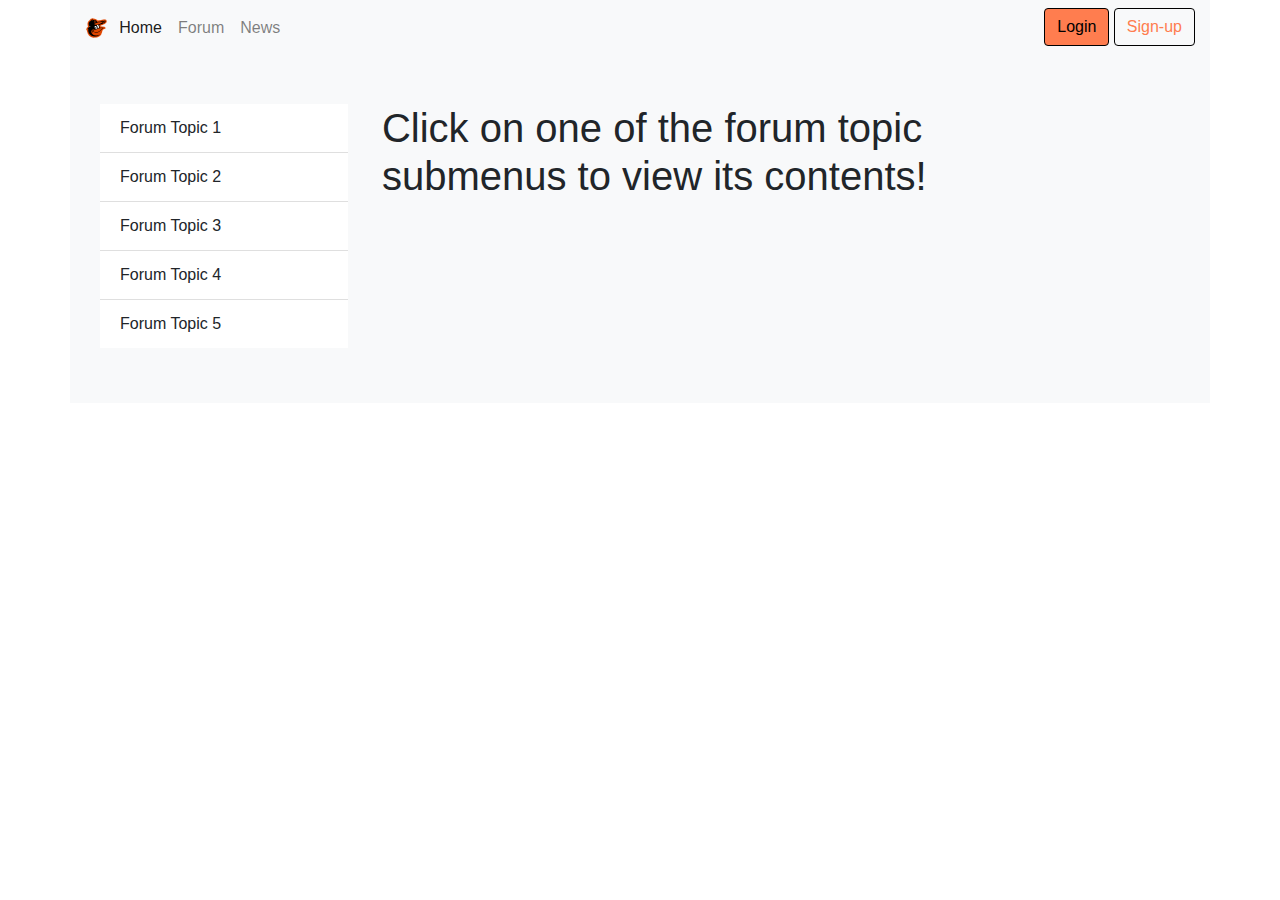
<file: forum.html>
<!doctype html>
<html lang="en">

<head>
    <!-- Required meta tags -->
    <meta charset="utf-8">
    <meta name="viewport" content="width=device-width, initial-scale=1, shrink-to-fit=no">

    <!-- Bootstrap CSS -->
    <link rel="stylesheet" href="https://stackpath.bootstrapcdn.com/bootstrap/4.3.1/css/bootstrap.min.css" integrity="sha384-ggOyR0iXCbMQv3Xipma34MD+dH/1fQ784/j6cY/iJTQUOhcWr7x9JvoRxT2MZw1T" crossorigin="anonymous">
    <link rel="stylesheet" href="css/forum.css">

    <title>Forum</title>
</head>

<body>
    <div class="wrap">
        <div class="container">
            <div class="sticky row">
                <div class="sticky col-md-8 col-sm-6 col-2 nav">
                    <nav class="smoll navbar navbar-expand-lg navbar-light bg-light">
                        <img class="d-none d-lg-block bird img-fluid mr-1" src="img/oriole_bird_icon.svg">
                        <button class="navbar-toggler" type="button" data-toggle="collapse" data-target="#navbarNavAltMarkup" aria-controls="navbarNavAltMarkup" aria-expanded="false" aria-label="Toggle navigation">
                            <span class="navbar-toggler-icon"></span>
                        </button>
                        <div class="collapse navbar-collapse " id="navbarNavAltMarkup">
                            <div class="navbar-nav">
                                <a class="nav-item nav-link active" href="index.html">Home<span class="sr-only">(current)</span></a>
                                <a class="nav-item nav-link" href="#">Forum</a>
                                
                                <a class="nav-item nav-link" href="news.html">News</a>

                            </div>

                        </div>
                    </nav>
                </div>
                <div class="col-md-4 col-sm-6 col 3 text-right">
                     <a href="login.html"><button type="button" class="btn primary mt-2" >Login</button></a>
                    <a href="signup.html"><button type="button" class="sign btn mt-2">Sign-up</button></a>
                </div>
            </div>
            <div clas="forum row">

                <div class="blah test col-3 mt-5">
                    <ul class="blah list-group list-group-flush">
                        <li id="1" class="list-group-item">Forum Topic 1</li>
                        <li id="2" class="list-group-item">Forum Topic 2</li>
                        <li id="3"class="list-group-item">Forum Topic 3</li>
                        <li id="4"class="list-group-item">Forum Topic 4</li>
                        <li id="5"class="list-group-item">Forum Topic 5</li>
                    </ul>

                </div>
                <div class="test col-8 mt-5"id="instructions">
                    <h1>Click on one of the forum topic submenus to view its contents!</h1>
                </div>
                <div class="test col-8 mt-5">
                    <div class="forum-content" id="content">
                         <h1>3 for 7 in last 10 Games</h1>
						<p>The Orioles have gone 3 for 7 in their last 10 games. Will the seasons continue to look this bleak or will there be some turn around after the All-Star game?</p><br>
						<p>Discuss:</p>
                        
                        <div class="m-5" id="comments">

                        </div>

                        
                        <div class="mt-5" id="comments">
                            <span class="blah">Leave a comment: </span>
                            <textarea id="comment" rows="4" cols="50"></textarea><br>
                        </div>
                        <div class="text-center">
                            <button id="submit" class="text-center" type="button">Submit</button>
                        </div>
                    </div>
                    <div class="forum-content" id="content2">
                        This will be the content of the forum post! This will be the content of the forum post! This will be the content of the forum post!This will be the content of the forum post! This will be the content of the forum post! This will be the content of the forum post! This will be the content of the forum post!


                        <div class="m-5" id="comments2">

                        </div>

                        
                        <div class="mt-5">
                            <span class="blah">Leave a comment: </span>
                            <textarea id="comment2" rows="4" cols="50"></textarea><br>
                        </div>
                        <div class="text-center">
                            <button id="submit2" class="text-center" type="button">Submit</button>
                        </div>

                    </div>
                    <div class="forum-content" id="content3">
                        This will be the content of the forum post! This will be the content of the forum post! This will be the content of the forum post!This will be the content of the forum post! This will be the content of the forum post! This will be the content of the forum post! This will be the content of the forum post!


                        <div class="m-5" id="comments3">

                        </div>

                        
                        <div class="mt-5">
                            <span class="blah">Leave a comment: </span>
                            <textarea id="comment3" rows="4" cols="50"></textarea><br>
                        </div>
                        <div class="text-center">
                            <button id="submit3" class="text-center" type="button">Submit</button>
                        </div>

                    </div>
                    <div class="forum-content" id="content4">
                        This will be the content of the forum post! This will be the content of the forum post! This will be the content of the forum post!This will be the content of the forum post! This will be the content of the forum post! This will be the content of the forum post! This will be the content of the forum post!


                        <div class="m-5" id="comments4">

                        </div>

                        
                        <div class="mt-5">
                            <span class="blah">Leave a comment: </span>
                            <textarea id="comment4" rows="4" cols="50"></textarea><br>
                        </div>
                        <div class="text-center">
                            <button id="submit4" class="text-center" type="button">Submit</button>
                        </div>

                    </div>
                    <div class="forum-content" id="content2">
                        This will be the content of the forum post! This will be the content of the forum post! This will be the content of the forum post!This will be the content of the forum post! This will be the content of the forum post! This will be the content of the forum post! This will be the content of the forum post!


                        <div class="m-5" id="comments">

                        </div>

                        
                        <div class="mt-5" id="comments">
                            <span class="blah">Leave a comment: </span>
                            <textarea id="comment" rows="4" cols="50"></textarea><br>
                        </div>
                        <div class="text-center">
                            <button id="submit" class="text-center" type="button">Submit</button>
                        </div>

                    </div>
                    <div class="forum-content" id="content5">
                        This will be the content of the forum post! This will be the content of the forum post! This will be the content of the forum post!This will be the content of the forum post! This will be the content of the forum post! This will be the content of the forum post! This will be the content of the forum post!


                        <div class="m-5" id="comments5">

                        </div>

                        
                        <div class="mt-5">
                            <span class="blah">Leave a comment: </span>
                            <textarea id="comment5" rows="4" cols="50"></textarea><br>
                        </div>
                        <div class="text-center">
                            <button id="submit5" class="text-center" type="button">Submit</button>
                        </div>

                    </div>
                  

                </div>
            </div>

        </div>

        <!-- Optional JavaScript -->
        <!-- jQuery first, then Popper.js, then Bootstrap JS -->
        <script src="https://code.jquery.com/jquery-3.4.0.js" integrity="sha256-DYZMCC8HTC+QDr5QNaIcfR7VSPtcISykd+6eSmBW5qo=" crossorigin="anonymous"></script>
        <script src="script/forum.js"></script>
        <script src="https://cdnjs.cloudflare.com/ajax/libs/popper.js/1.14.7/umd/popper.min.js" integrity="sha384-UO2eT0CpHqdSJQ6hJty5KVphtPhzWj9WO1clHTMGa3JDZwrnQq4sF86dIHNDz0W1" crossorigin="anonymous"></script>
        <script src="https://stackpath.bootstrapcdn.com/bootstrap/4.3.1/js/bootstrap.min.js" integrity="sha384-JjSmVgyd0p3pXB1rRibZUAYoIIy6OrQ6VrjIEaFf/nJGzIxFDsf4x0xIM+B07jRM" crossorigin="anonymous"></script>
</body>

</html>
</file>
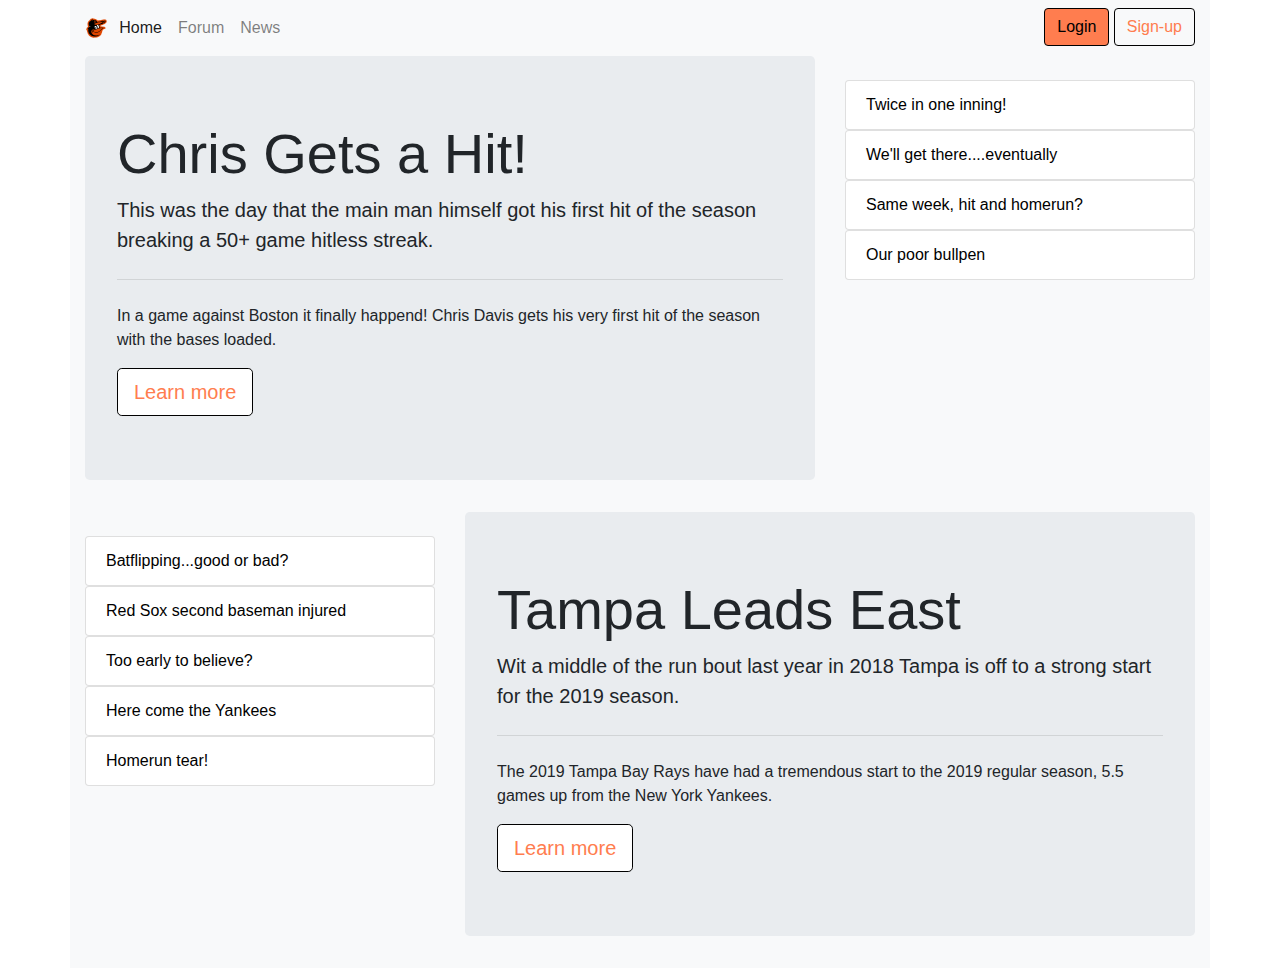
<file: news.html>
<!doctype html>
<html lang="en">

<head>
    <!-- Required meta tags -->
    <meta charset="utf-8">
    <meta name="viewport" content="width=device-width, initial-scale=1, shrink-to-fit=no">

    <!-- Bootstrap CSS -->
    <link rel="stylesheet" href="https://stackpath.bootstrapcdn.com/bootstrap/4.3.1/css/bootstrap.min.css" integrity="sha384-ggOyR0iXCbMQv3Xipma34MD+dH/1fQ784/j6cY/iJTQUOhcWr7x9JvoRxT2MZw1T" crossorigin="anonymous">
    <link rel="stylesheet" href="css/news.css">

    <title>News</title>
</head>

<body>
    <div class="wrap">
        <div class="container ">
            <div class="sticky row">
                <div class="sticky col-md-8 col-sm-6 col-2 nav">
                    <nav class="smoll navbar navbar-expand-lg navbar-light bg-light">
                        <img class="d-none d-lg-block bird img-fluid mr-1" src="img/oriole_bird_icon.svg">
                        <button class="navbar-toggler" type="button" data-toggle="collapse" data-target="#navbarNavAltMarkup" aria-controls="navbarNavAltMarkup" aria-expanded="false" aria-label="Toggle navigation">
                            <span class="navbar-toggler-icon"></span>
                        </button>
                        <div class="collapse navbar-collapse " id="navbarNavAltMarkup">
                            <div class="navbar-nav">
                                <a class="nav-item nav-link active" href="index.html">Home<span class="sr-only">(current)</span></a>
                                <a class="nav-item nav-link" href="forum.html">Forum</a>

                                <a class="nav-item nav-link" href="news.html">News</a>

                            </div>

                        </div>
                    </nav>
                </div>
                <div class="col-md-4 col-sm-6 col 3 text-right">
                    <a href="login.html"><button type="button" class="btn primary mt-2">Login</button></a>
                    <a href="signup.html"><button type="button" class="sign btn mt-2">Sign-up</button></a>
                </div>
            </div><!-- end of nav container -->

            <div class="row">

                <div class="col-md-8 col-sm-12">
                    <div class="jumbotron">
                        <h1 class="display-4">Chris Gets a Hit!</h1>
                        <p class="lead">This was the day that the main man himself got his first hit of the season breaking a 50+ game hitless streak.</p>
                        <hr class="my-4">
                        <p>In a game against Boston it finally happend! Chris Davis gets his very first hit of the season with the bases loaded.</p>
                        <a class="jumbo btn btn-primary btn-lg" href="https://calltothepen.com/2019/04/13/baltimore-orioles-chris-davis-gets-first-hit-year/" role="button" target="_blank">Learn more</a>
                    </div>
                </div>

                <div class="col-md-4 col-sm-12">
                    <ul class="list-group mt-4">
                        <a href="https://www.mlb.com/news/kevin-kiermaier-caught-stealing-twice-in-one-inning" target="_blank">
                            <li class="list-group-item" aria-disabled="true">Twice in one inning!</li>
                        </a>
                        <a href="https://www.mlb.com/orioles/news/david-hess-struggles-in-orioles-loss-to-rays" target="_blank">
                            <li class="list-group-item">We'll get there....eventually</li>
                        </a>
                        <a href="https://www.mlb.com/orioles/news/chris-davis-first-homer-of-2019" target="_blank">
                            <li class="list-group-item">Same week, hit and homerun?</li>
                        </a>
                        <a href="https://www.mlb.com/orioles/news/orioles-richard-bleier-injured-list" target="_blank">
                            <li class="list-group-item">Our poor bullpen</li>
                        </a>
                      

                    </ul>
                </div>
            </div>

            <div class="reverse row">
                <div class="col-md-4 col-sm-12 order-sm-last order-lg-first">
                    <ul class="list-group mt-4">
                        <a href="https://www.mlb.com/news/players-react-on-twitter-to-tim-anderson-bat-flip" target="_blank">
                            <li class="list-group-item" aria-disabled="true">Batflipping...good or bad?</li>
                        </a>
                        <a href="https://www.mlb.com/news/dustin-pedroia-exits-game-with-knee-injury" target="_blank">
                            <li class="list-group-item">Red Sox second baseman injured</li>
                        </a>
                        <a href="https://www.mlb.com/news/3-mlb-teams-to-believe-in" target="_blank">
                            <li class="list-group-item">Too early to believe?</li>
                        </a>
                        <a href="https://www.mlb.com/news/a-look-at-the-yankees-injury-timetables" target="_blank">
                            <li class="list-group-item">Here come the Yankees</li>
                        </a>
                        <a href="https://www.mlb.com/news/marcell-ozuna-hot-streak-continues" target="_blank">
                            <li class="list-group-item">Homerun tear!</li>
                        </a>
                        

                    </ul>
                </div>
                <div class="col-md-8 col-sm-12 order-sm-first">
                    <div class="jumbotron">
                        <h1 class="display-4">Tampa Leads East</h1>
                        <p class="lead">Wit a middle of the run bout last year in 2018 Tampa is off to a strong start for the 2019 season.</p>
                        <hr class="my-4">
                        <p>The 2019 Tampa Bay Rays have had a tremendous start to the 2019 regular season, 5.5 games up from the New York Yankees.</p>
                        <a class="jumbo btn btn-primary btn-lg" href="http://www.espn.com/mlb/standings" role="button" target="_blank">Learn more</a>
                    </div>
                </div>
            </div>
        </div>
    </div>

    <!-- Optional JavaScript -->
    <!-- jQuery first, then Popper.js, then Bootstrap JS -->
    <script src="https://code.jquery.com/jquery-3.3.1.slim.min.js" integrity="sha384-q8i/X+965DzO0rT7abK41JStQIAqVgRVzpbzo5smXKp4YfRvH+8abtTE1Pi6jizo" crossorigin="anonymous"></script>
    <script src="https://cdnjs.cloudflare.com/ajax/libs/popper.js/1.14.7/umd/popper.min.js" integrity="sha384-UO2eT0CpHqdSJQ6hJty5KVphtPhzWj9WO1clHTMGa3JDZwrnQq4sF86dIHNDz0W1" crossorigin="anonymous"></script>
    <script src="https://stackpath.bootstrapcdn.com/bootstrap/4.3.1/js/bootstrap.min.js" integrity="sha384-JjSmVgyd0p3pXB1rRibZUAYoIIy6OrQ6VrjIEaFf/nJGzIxFDsf4x0xIM+B07jRM" crossorigin="anonymous"></script>
</body>

</html>
</file>
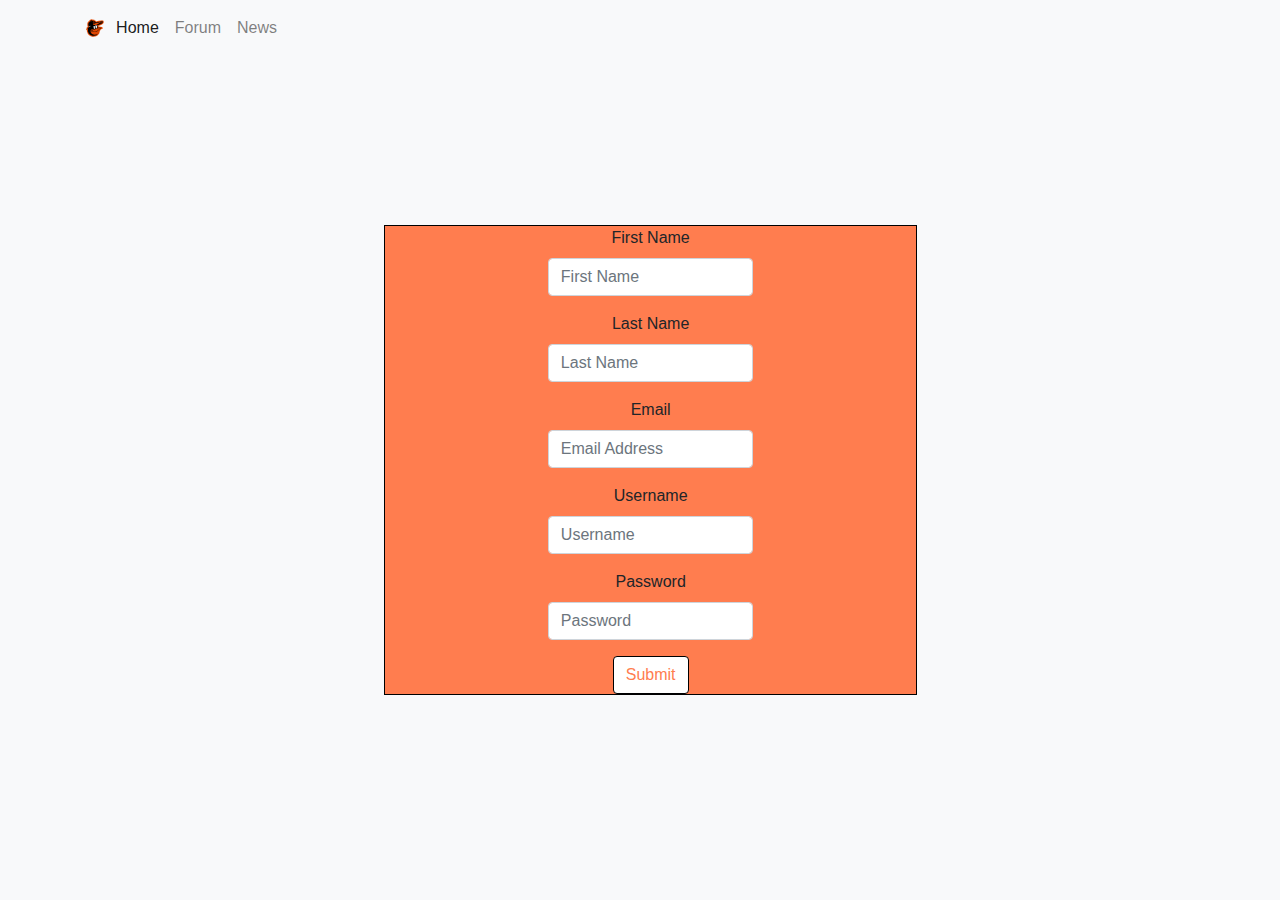
<file: signup.html>
<!doctype html>
<html lang="en">

<head>
    <!-- Required meta tags -->
    <meta charset="utf-8">
    <meta name="viewport" content="width=device-width, initial-scale=1, shrink-to-fit=no">

    <!-- Bootstrap CSS -->
    <link rel="stylesheet" href="https://stackpath.bootstrapcdn.com/bootstrap/4.3.1/css/bootstrap.min.css" integrity="sha384-ggOyR0iXCbMQv3Xipma34MD+dH/1fQ784/j6cY/iJTQUOhcWr7x9JvoRxT2MZw1T" crossorigin="anonymous">
    <link rel="stylesheet" href="css/login.css">


    <title>SignUp</title>
</head>

<body>
    <div class="container">
        <div class="sticky row">
            <div class="sticky col-md-8 col-sm-6 col-2 nav">
                <nav class="smoll navbar navbar-expand-lg navbar-light bg-light">
                    <img class="d-none d-lg-block bird img-fluid mr-1" src="img/oriole_bird_icon.svg">
                    <button class="navbar-toggler" type="button" data-toggle="collapse" data-target="#navbarNavAltMarkup" aria-controls="navbarNavAltMarkup" aria-expanded="false" aria-label="Toggle navigation">
                        <span class="navbar-toggler-icon"></span>
                    </button>
                    <div class="collapse navbar-collapse " id="navbarNavAltMarkup">
                        <div class="navbar-nav">
                            <a class="nav-item nav-link active" href="index.html">Home<span class="sr-only">(current)</span></a>
                            <a class="nav-item nav-link" href="forum.html">Forum</a>

                            <a class="nav-item nav-link" href="news.html">News</a>

                        </div>
                    </div>
                </nav>
            </div>
        </div>


        <div class="wrap col-5" id="center">
            <div class="container">
                <div class="col-sm-6 offset-sm-3 text-center">
                    <form name="form" action="" class="form-inlin justify-content-center">
                        <div class="form-group">
                            <label>First Name</label>
                            <input id="firstname" type="text" class="form-control" placeholder="First Name">
                        </div>
                        <div class="form-group">
                            <label>Last Name</label>
                            <input id="lastname" type="text" class="form-control" placeholder="Last Name">
                        </div>
						<div class="form-group">
                            <label>Email</label>
                            <input id="email" type="text" class="form-control" placeholder="Email Address">
                        </div>
						<div class="form-group">
                            <label>Username</label>
                            <input id="user" type="text" class="form-control" placeholder="Username">
                        </div>
						<div class="form-group">
                            <label>Password</label>
                            <input id="pass" type="password" class="form-control" placeholder="Password">
                        </div>

                    </form>
                    <button id="signup_button" type="submit" class="login btn">Submit</button>
                </div>
                <div id="response">

                    
                </div>
            </div>
        </div>
    </div>




    <!-- </div> <!-- end of .container -->

    <!-- </div><!-- end of .wrap -->


    <!-- Optional JavaScript -->
    <!-- jQuery first, then Popper.js, then Bootstrap JS -->
    <script src="https://code.jquery.com/jquery-3.4.0.js" integrity="sha256-DYZMCC8HTC+QDr5QNaIcfR7VSPtcISykd+6eSmBW5qo=" crossorigin="anonymous"></script>
    <script src="script/login.js"></script>
    <script src="https://cdnjs.cloudflare.com/ajax/libs/popper.js/1.14.7/umd/popper.min.js" integrity="sha384-UO2eT0CpHqdSJQ6hJty5KVphtPhzWj9WO1clHTMGa3JDZwrnQq4sF86dIHNDz0W1" crossorigin="anonymous"></script>
    <script src="https://stackpath.bootstrapcdn.com/bootstrap/4.3.1/js/bootstrap.min.js" integrity="sha384-JjSmVgyd0p3pXB1rRibZUAYoIIy6OrQ6VrjIEaFf/nJGzIxFDsf4x0xIM+B07jRM" crossorigin="anonymous"></script>
</body>

</html>
</file>
<file: css/forum.css>
div {
    
}

a {
    cursor: pointer;
}

.test2{
	border: 1px dashed grey;
}

.test {
    display: inline-block;
}

.smoll {
    margin-right: 500px;
}

.container {
    background-color: #F8F9FA;
}

.blah {
    vertical-align: top;
}

.sticky {
    position: sticky;
    top: 0;
    z-index: 2;
    background-color: #F8F9FA;
}

.nav > btn-test {
    float: right;
}

.bird {
    width: 10%;
}

li:hover {
    background-color: #FF7D4F;
    cursor: pointer;

}

.forum-content {
    display: none;
}

.primary {
    background-color: #FF7D4F;
    color: black;
    border-color: black;
}

.sign {
    color: #FF7D4F;
    border: 1px solid black;
    border-color: black;
}

.primary:hover {
    background-color: white;
    color: #FF7D4F;
}

.sign:hover {
    background-color: #FF7D4F;
}

@media (max-width: 992px) {
    .hm {
        margin-left: 20%;
    }
}
</file>
<file: css/news.css>
div {}

a {
    cursor: pointer;
    text-decoration: none;
    color: black;
}

.smoll {
    margin-right: 500px;
}

li:hover {
    background-color: #FF7D4F;
    color: black;
    text-decoration: none;
}

.container {
    background-color: #F8F9FA;
}

.sticky {
    position: sticky;
    top: 0;
    z-index: 2;
    background-color: #F8F9FA;
}

.nav > btn-test {
    float: right;
}

.bird {
    width: 10%;
}

.primary {
    background-color: #FF7D4F;
    color: black;
    border-color: black;
}



.sign {
    color: #FF7D4F;
    border: 1px solid black;
    border-color: black;
}

.jumbo {
    color: #FF7D4F;
    border: 1px solid black;
    background-color: white;
}

.jumbo:hover {
    background-color: #FF7D4F;
    color: black;
}

.primary:hover {
    background-color: white;
    color: #FF7D4F;
}

.sign:hover {
    background-color: #FF7D4F;
}

a:hover {
    text-decoration: none;
}



@media (max-width: 992px) {
    .hm {
        margin-left: 20%;
    }
}

@media (max-width: 768px) {
    .reverse {
        display: flex;
        flex-direction: column-reverse;
    }

}
</file>
<file: css/login.css>
#center {
    position: absolute;
    top: 25%;
    left: 30%;
    margin: 0;
}



.wrap {
    border: 1px solid black;
    background-color: #FF7D4F;
}

body {
    background-color: #F8F9FA;
    
}




.sticky {
    
    position: absolute;
    top: 0;
    
}

.bird {
    width: 10%;
}

img {
    width: 100%;
    max-height: 400px;
}

.login {
    background-color: white;   
    color: #FF7D4F;
    border: 1px solid black;
    
}

.sign {
    background-color: #FF7D4F;
    color: black;
    border: 1px solid black;
}

.login:hover{
    background-color: #FF7D4F;
    color: black;
    border: 1px solid black;

}

.sign:hover {
    background-color: white;
    color: #FF7D4F;
    border: 1px solid black;
}
</file>
